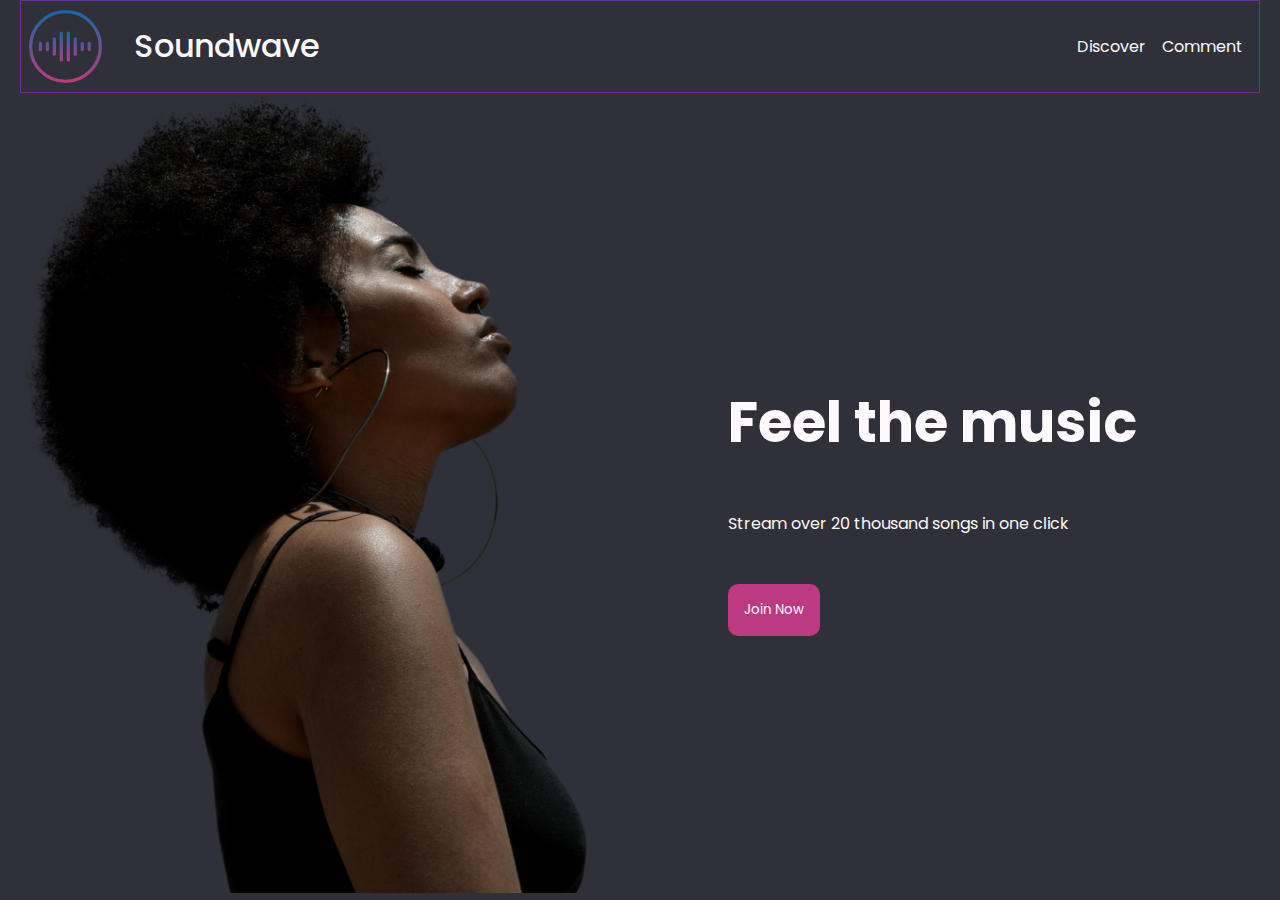
<file: index.html>
<!DOCTYPE html>
<html lang="en">

<head>
    <meta charset="UTF-8">
    <meta name="viewport" content="width=device-width, initial-scale=1.0">
    <title>Feel the Music : Home, exercice 16</title>
   <link rel="stylesheet" href="styles/index.css">
    <link rel="stylesheet" href="styles/style.css">
    
 <link rel="stylesheet" href="styles/bubulles.css">
</head>

<body>
    <div class="container">

        <header>

            <div class="logo ">
                <img src="images/logo-soundwave.svg" alt="logo de l'entreprise">

                <h1>Soundwave</h1>

            </div>


            <nav class= "menu">
                <ul>
                    <li>Discover</li>
                    <li>Comment</li>
                </ul>
            </nav>
        </header>
        <main class="main">
            <div class="femme">
                <img src="images/landing-page-girl.png" alt="notre chanteuse">
            </div>
            <section class="content">
                <h2>Feel the music</h2>
                <p>Stream over 20 thousand songs in one click</p>
                <a href="./pages/comments.html"><button type="submit">Join Now</button></a>
            </section>
        </main>
        <div class="bubble color-blue pos1 small"></div>
        <div class="bubble color-pink pos2 medium"></div>
        
        <!-- le footer ne reste pas sur la première page
        <footer>
            <nav class="green">
                <ul>
                    <li>About us</li>
                    <li>Contact</li>
                </ul>
            </nav>
            <div class="social">
                <nav>
                    <ul>
                        <li>Twiter</li>

                        <li>Facebook</li>
                    </ul>
                </nav>

            </div>
        </footer>
         -->

    </div>
    <script src="scripts/main.js"></script>
</body>

</html>
</file>
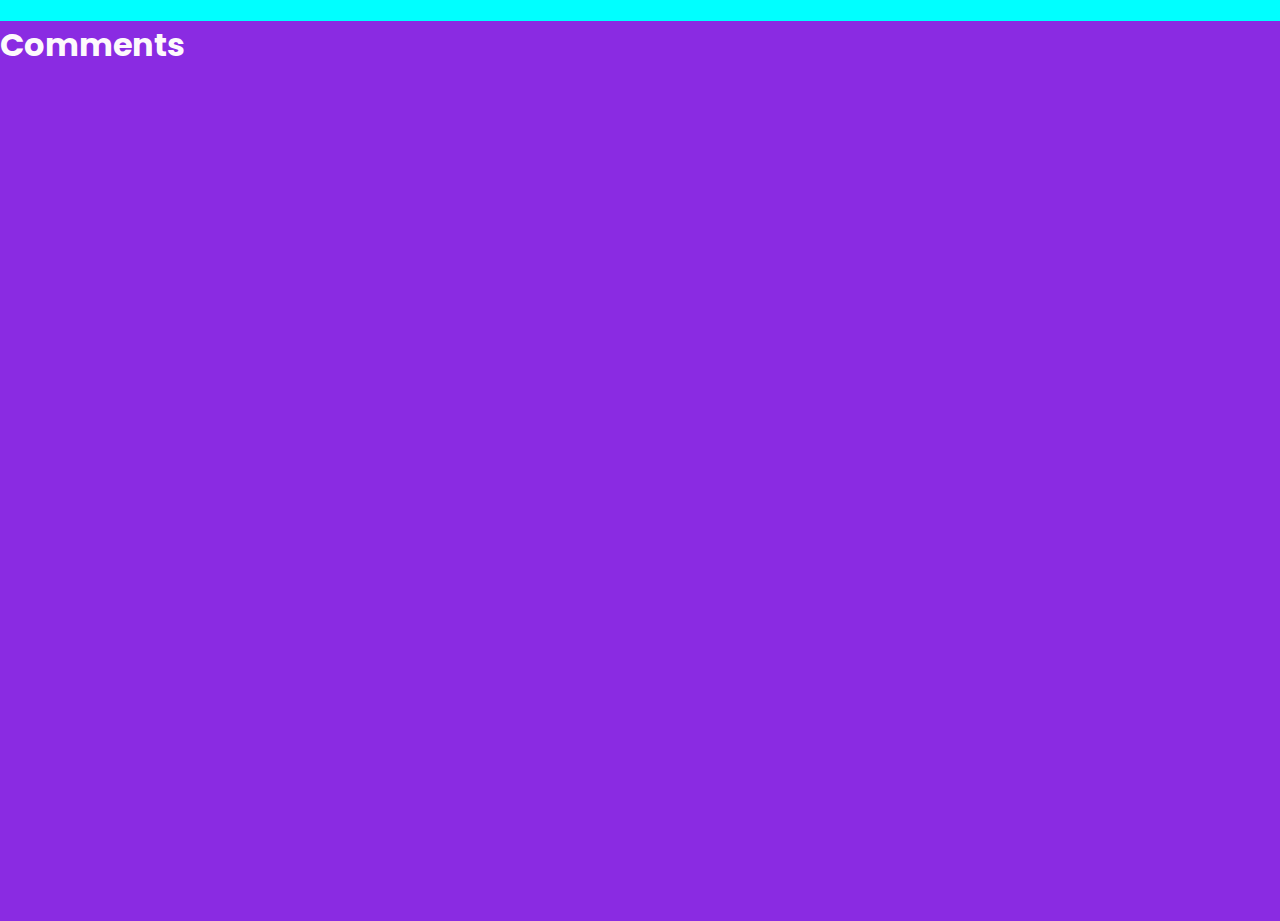
<file: pages/comments.html>
<!DOCTYPE html>
<html lang="en">
<head>
    <meta charset="UTF-8">
    <meta name="viewport" content="width=device-width, initial-scale=1.0">
    <title>Comments</title>
    <link rel="stylesheet" href="../styles/bubulles.css">
    <link rel="stylesheet" href="../styles/style.css">
    <link rel="stylesheet" href="../styles/comments.css">
</head>
<body>
    <h1>Comments</h1>
    
</body>
</html>
</file>
<file: styles/index.css>
section > * {
    margin-left: 5rem;
}
</file>
<file: styles/style.css>
@import url('https://fonts.googleapis.com/css2?family=Poppins:wght@400;500;600;700;800;900&display=swap');


:root{
    --main-bg-color: #2F3038; 
    --input-bg-color: #2F3038;

    --form-bg-color: #202027;
    --footer-bg-color: #202027;
    --main-color: rgb(253, 249, 252);
    --accent-color: #BC3A80;
    --form-button-color: #1867A7;

    --pane-margin: 0 1rem 0 0;
}

*{
  font-family: 'Poppins', sans-serif;
}


html{
    background-color: aqua;
}
body{
    background-color: lightgreen;
    color: var(--main-color);
    margin: 0;
    height: 100vh;
     overflow: hidden; /* tout ce qui dépasse à cause des bulles disparait donc plus de scrolling */
}
.container{
    max-width: 1240px;
    margin: 0 auto;

   
}
/* header */
header{
    display: flex;
    flex-direction: row;
    justify-content: space-between;
    border: 1px solid rebeccapurple;
        
}
/* j'aurais pu aussi mettre un gap d'un rem sur le parent puisque le parent est en flex */
header ul{
    display: flex;
    flex-direction: row;
    justify-content: space-between;
    flex-wrap: wrap;
}
header h1{
    font-size: 100%;
    font-weight: 500;
}

li{
    list-style: none;
    margin: var(--pane-margin);
    font-size: 80%;

}
.logo{
    display: flex;
    flex-direction: row;
    justify-content: space-between;
    align-items: center;
    margin-left: 0.5rem;
}
.logo img{
    max-height: 80%;
    align-items: center;
    margin: var(--pane-margin);
}
.menu{
    display: flex;
    align-items: center;

}


/* main */
main{
    display: flex;
    flex-direction: row;
    justify-content: space-around;
    /* height: 100vh; */
    height: calc(100vh - 100px);
   
}
main > *{
    width: 50%;
}

/* Calcul de la taille de l'image de la femme */
.femme {
    display:flex;
    align-items: end;
    height: 100%;

    
} 
.femme img {
    display: block;
    max-width: 100%;
    max-height: 100%;
   
}
.content{
    margin-left: 1rem;
}
.content h2{
    font-size: 3.5rem;
}

.content button{
    border: var(--accent-color);
    border-radius: 10px;
    margin: 2rem 1rem 1rem 0rem;
    background-color: var(--accent-color);
    padding: 1rem;
    color: var(--main-color);


}

a{
    text-decoration: none;    
}

/* footer */
footer{
    display: flex;
    flex-direction: row;
    justify-content: space-between;
    background-color: var(--footer-bg-color);
    border: 1px solid rebeccapurple;
}
footer ul{
    display: flex;
}

/* Les média queries */

@media screen and (min-width: 480px) {
    body {
      background-color: var(--main-bg-color);
    }
    header h1{
        font-size: 2em;
    }
    .logo img{
        height: 100%;
    }
    li{
        font-size: 100%;
    }

    main{
        align-items: center;
    }

    
    footer{
        display: flex;
        justify-content: space-between;
    }
  }

  /* A enlever à la fin du projet */
.green{
    border: 1px solid greenyellow;
}
.red{
    border: 1px solid red;
}
.blue{
    border: 1px solid blue;
}
</file>
<file: styles/bubulles.css>
.bubble {
    width: 250px;
   aspect-ratio:  1;
    border-radius: 50%;
   
    position: absolute;
    
    z-index: -999;
    opacity: 25%;
}

.color-blue{
    background-color: blue;
}
.color-pink{
    background-color: pink;
}
.pos1{
    top: 25%;
    left: 35%;
}
.pos2{
    top: 15%;
    left: 85%;
}
.small{
    width: 150px;
}
.medium{
    width: 250px;
}
</file>
<file: styles/comments.css>
body{
    background-color: blueviolet;
}
</file>
